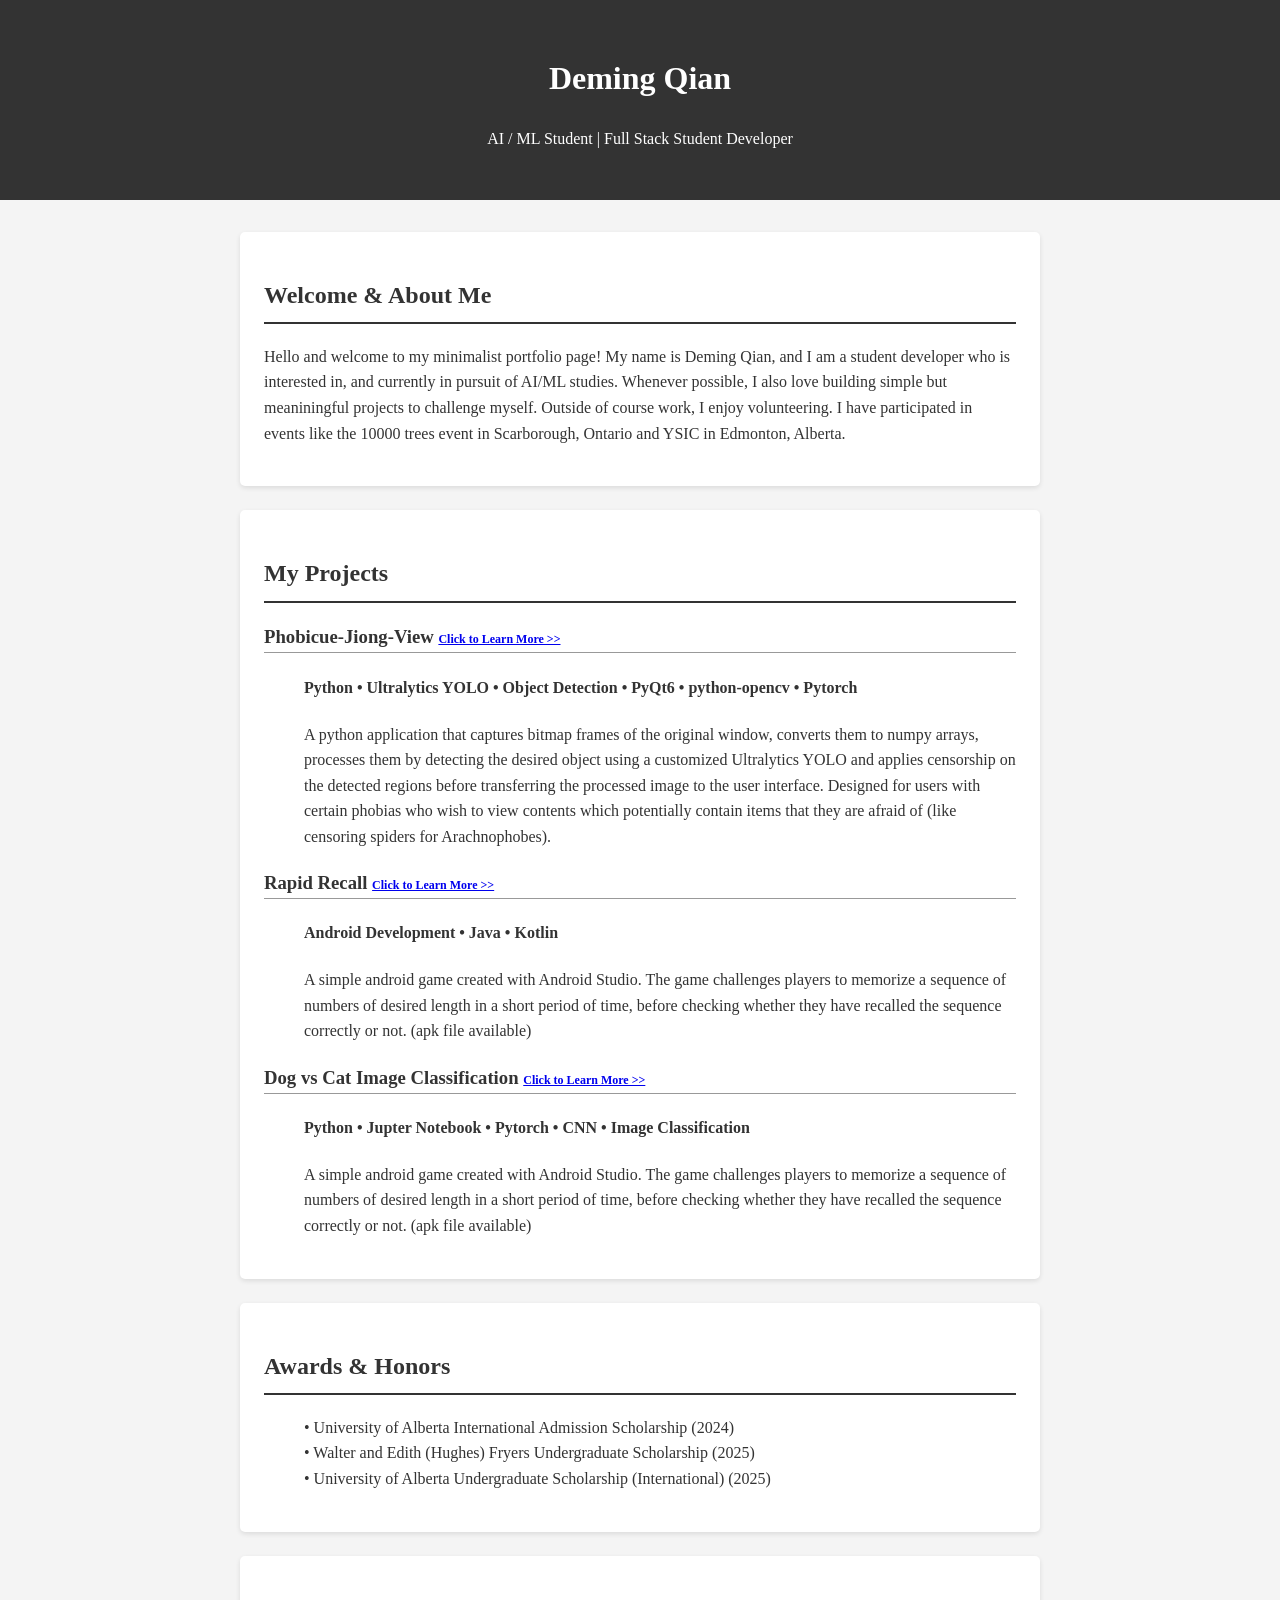
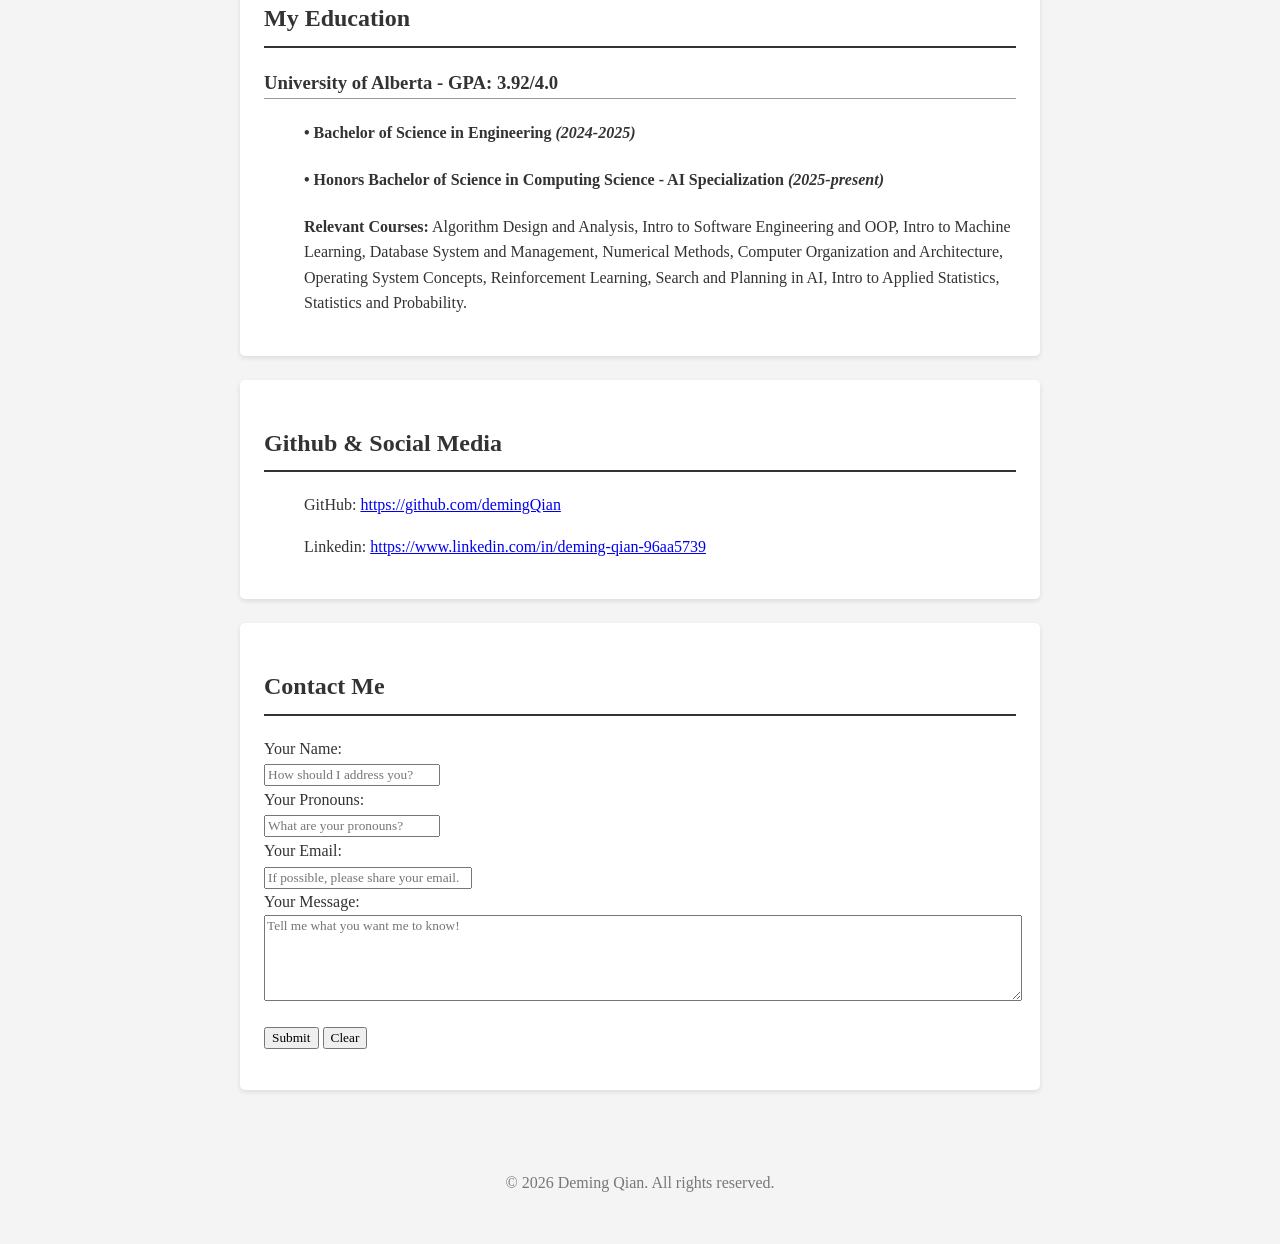
<file: index.html>
<!DOCTYPE html>
<html lang="en">
<head>
    <meta charset="UTF-8">
    <meta name="viewport" content="width=device-width, initial-scale=1.0">
    <title>demingQian</title>
    <link rel="stylesheet" href="styles.css">
<body>
    <header>
        <h1>Deming Qian</h1>
        <p>AI / ML Student | Full Stack Student Developer</p>
    </header>

    <div class="container">
        <section id="about">
            <h2>Welcome & About Me</h2>
            <p>Hello and welcome to my minimalist portfolio page! My name is Deming Qian, and I am a student developer who is interested in, and currently in pursuit of AI/ML studies. Whenever possible, I also love building simple but meaniningful projects to challenge myself. Outside of course work, I enjoy volunteering. I have participated in events like the 10000 trees event in Scarborough, Ontario and YSIC in Edmonton, Alberta.</p>
        </section>

        <section id="projects">
            <h2>My Projects</h2>
            <div class="project">
                <h3>Phobicue-Jiong-View <a class="link2project" href="project_demo/pjv.html">Click to Learn More >></a></h3>
                <div class="indented-detail">
                    <h4>Python &bull; Ultralytics YOLO &bull; Object Detection &bull; PyQt6 &bull; python-opencv &bull; Pytorch</h4>
                    <p>A python application that captures bitmap frames of the original window, converts them to numpy arrays, processes them by detecting the desired object using a customized Ultralytics YOLO and applies censorship on the detected regions before transferring the processed image to the user interface. Designed for users with certain phobias who wish to view contents which potentially contain items that they are afraid of (like censoring spiders for Arachnophobes).</p>
                </div>
            </div>
            <div class="project">
                <h3>Rapid Recall <a class="link2project" href="project_demo/rr.html">Click to Learn More >></a></h3>
                <div class="indented-detail">
                    <h4>Android Development &bull; Java &bull; Kotlin</h4>
                    <p>A simple android game created with Android Studio. The game challenges players to memorize a sequence of numbers of desired length in a short period of time, before checking whether they have recalled the sequence correctly or not. (apk file available)</p>
                </div>
            </div>
            <div class="project">
                <h3>Dog vs Cat Image Classification <a class="link2project" href="project_demo/cdic.html">Click to Learn More >></a></h3>
                <div class="indented-detail">
                    <h4>Python &bull; Jupter Notebook &bull; Pytorch &bull; CNN &bull; Image Classification</h4>
                    <p>A simple android game created with Android Studio. The game challenges players to memorize a sequence of numbers of desired length in a short period of time, before checking whether they have recalled the sequence correctly or not. (apk file available)</p>
                </div>
            </div>
        </section>

        <section id="awards">
            <h2>Awards & Honors</h2>
            <div class="indented-detail">
                <p>&bull; University of Alberta International Admission Scholarship (2024)<br>
                &bull; Walter and Edith (Hughes) Fryers Undergraduate Scholarship (2025)<br>
                &bull; University of Alberta Undergraduate Scholarship (International) (2025)
                </p>
            </div>
        </section>

        <section id="educations">
            <h2>My Education</h2>
            <div class="education">
                <h3>University of Alberta - <b>GPA: 3.92/4.0</b></h3>
                <div class="indented-detail">
                    <h4>&bull; Bachelor of Science in Engineering <i>(2024-2025)</i></h4>
                    <h4>&bull; Honors Bachelor of Science in Computing Science - AI Specialization <i>(2025-present)</i></h4>
                    <p><b>Relevant Courses:</b> Algorithm Design and Analysis, Intro to Software Engineering and OOP, Intro to Machine Learning, Database System and Management, Numerical Methods, Computer Organization and Architecture, Operating System Concepts, Reinforcement Learning, Search and Planning in AI, Intro to Applied Statistics, Statistics and Probability.</p>
                </div>
            </div>
        </section>

        <section id="links">
            <h2>Github & Social Media</h2>
            <div class="indented-detail">
                <p>GitHub: <a href="https://github.com/demingQian" target="_blank">https://github.com/demingQian</a>
                <p>Linkedin: <a href="https://www.linkedin.com/in/deming-qian-96aa57391" target="_blank">https://www.linkedin.com/in/deming-qian-96aa5739</a></p>
            </div>
        </section>

        <section id="contact">
            <h2>Contact Me</h2>
            <form action="https://formspree.io/f/xvkgwnvn" method="POST">
                <p>
                    <label for="name">Your Name:</label>
                    <br>
                    <input type="text" id="name" name="name" placeholder="How should I address you?" required>
                    <br>
                    <label for="pronouns">Your Pronouns:</label>
                    <br>
                    <input type="text" id="pronouns" name="pronouns" placeholder="What are your pronouns?">
                    <br>
                    <label for="email">Your Email:</label>
                    <br>
                    <input type="text" id="email" name="email" style="width: 200px;" placeholder="If possible, please share your email.">
                    <br>
                    <label for="msg">Your Message:</label>
                    <br>
                    <textarea rows="5" type="text" id="msg" name="msg" placeholder="Tell me what you want me to know!" required></textarea>
                </p>
                <p>
                    <button type="submit">Submit</button>
                    <button type="reset">Clear</button>
                </p>
            </form>
        </section>
    </div>

    <footer>
        <p>&copy; 2026 Deming Qian. All rights reserved.</p>
    </footer>
</body>
</html>
</file>
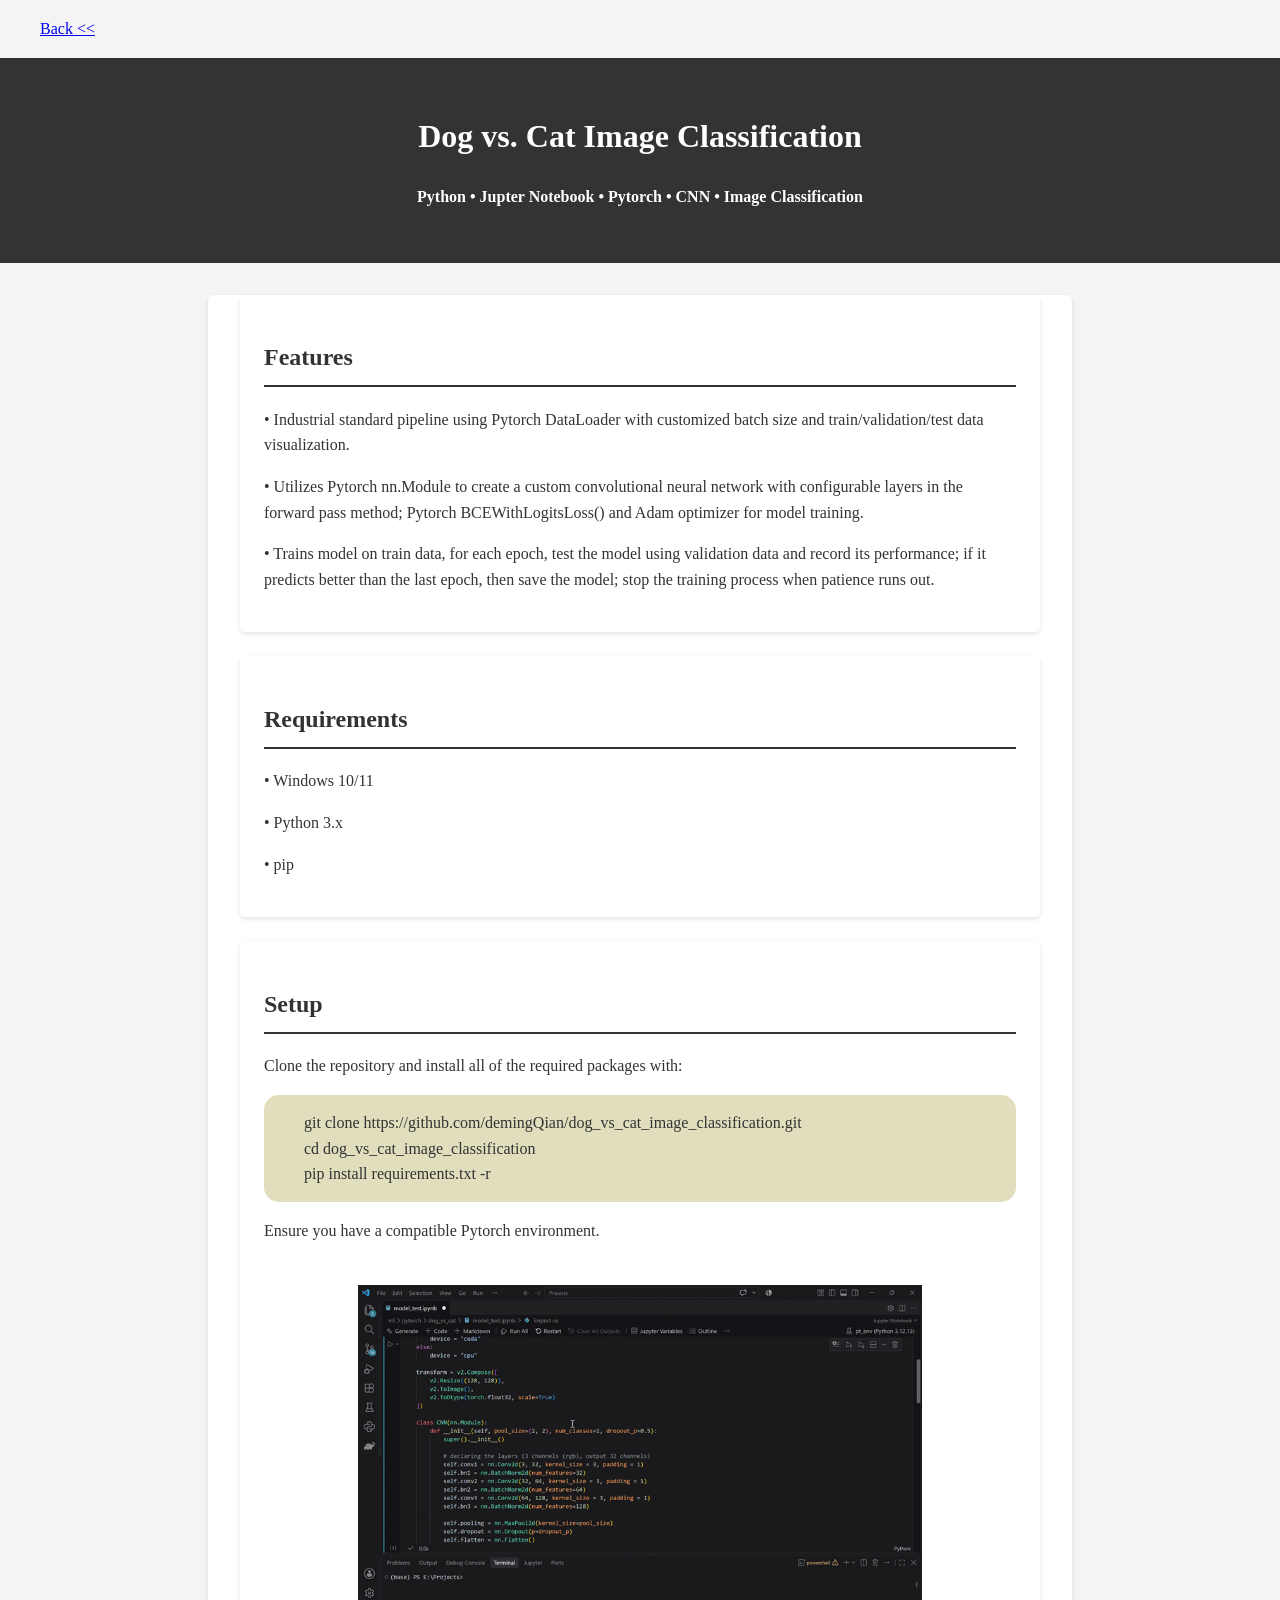
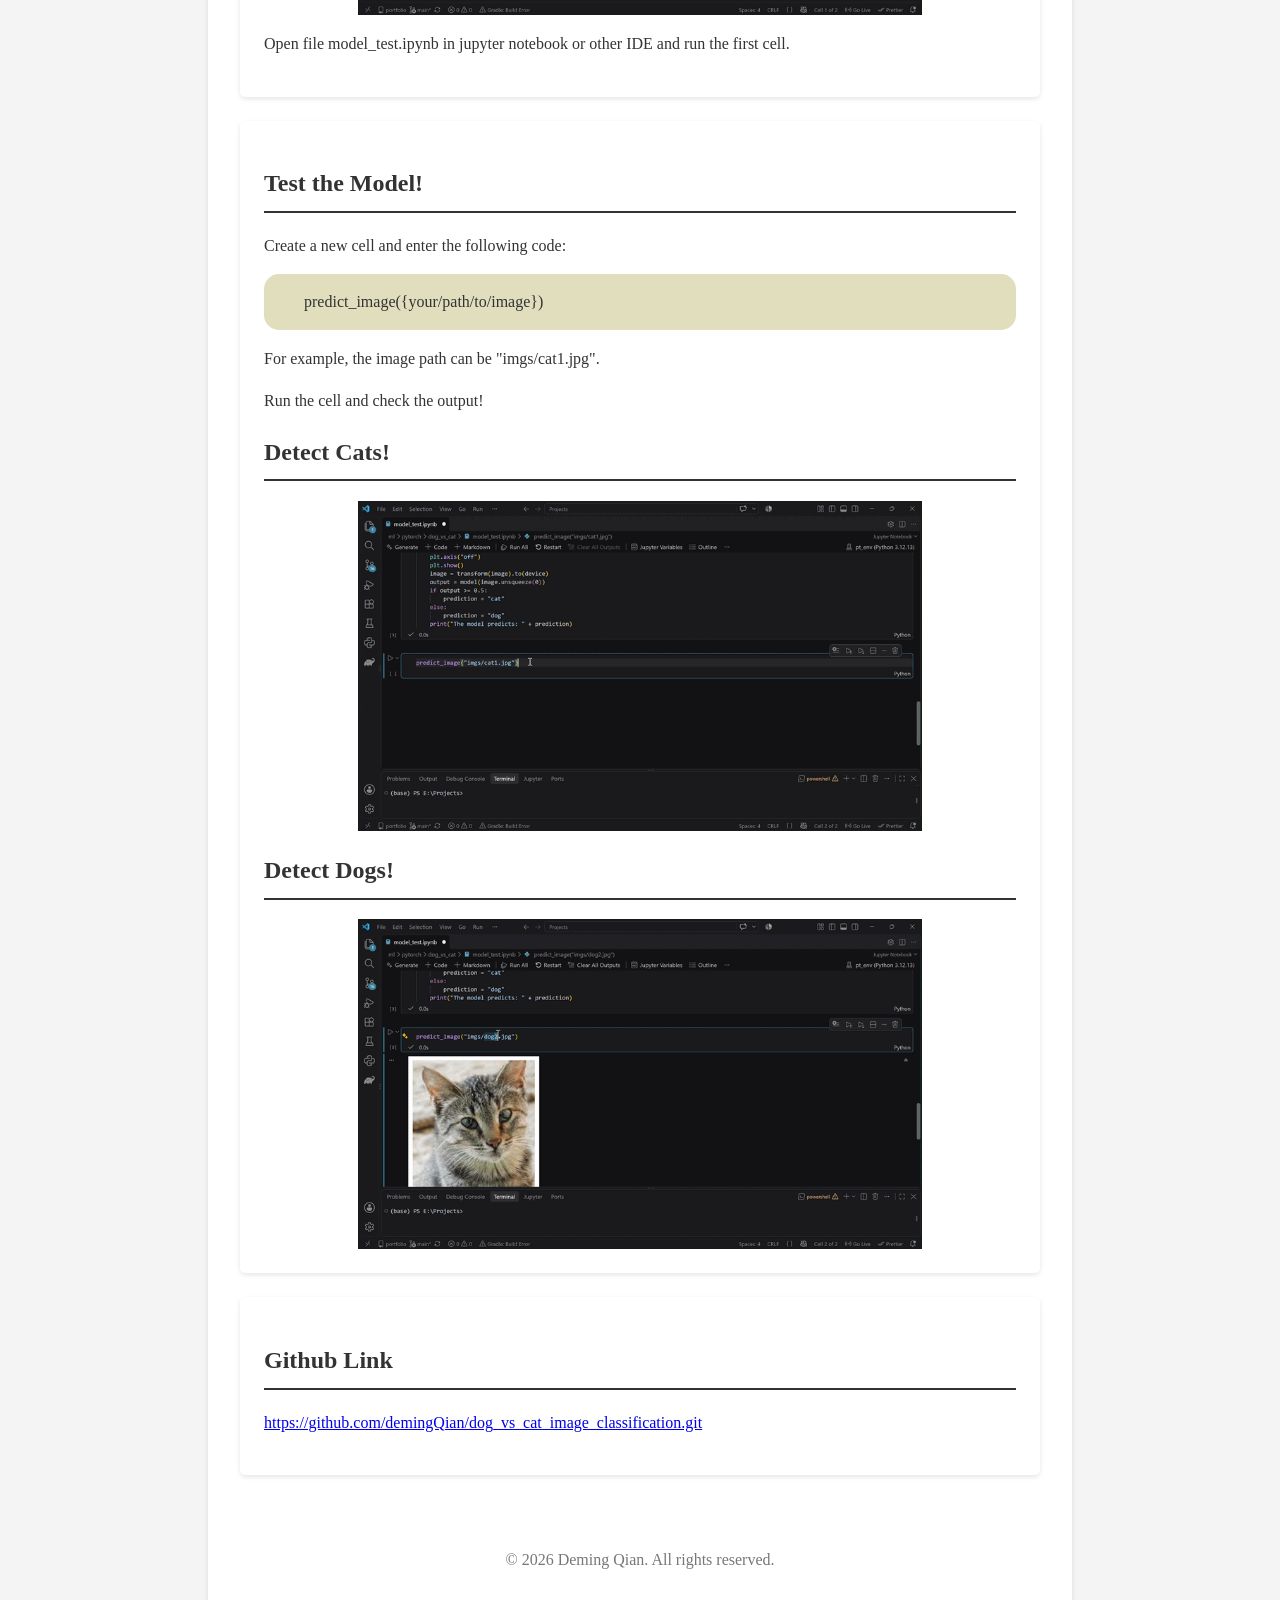
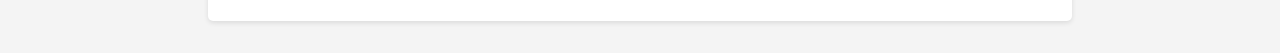
<file: project_demo/cdic.html>
<!DOCTYPE html>
<html lang="en">
<head>
    <meta charset="UTF-8">
    <meta name="viewport" content="width=device-width, initial-scale=1.0">
    <title>Dog-vs-Cat</title>
    <link rel="stylesheet" href="styles.css">
</head>
<body>
    <a href="../index.html"><p style="padding-left: 40px;">Back <<</p></a>
    <header>
        <h1>Dog vs. Cat Image Classification</h1>
        <h4>Python &bull; Jupter Notebook &bull; Pytorch &bull; CNN &bull; Image Classification</h4>
    </header>

    <section class="container">
        <section id="features">
            <h2>Features</h2>
            <p>&bull; Industrial standard pipeline using Pytorch DataLoader with customized batch size and train/validation/test data visualization.</p>
            <p>&bull; Utilizes Pytorch nn.Module to create a custom convolutional neural network with configurable layers in the forward pass method; Pytorch BCEWithLogitsLoss() and Adam optimizer for model training.</p>
            <p>&bull; Trains model on train data, for each epoch, test the model using validation data and record its performance; if it predicts better than the last epoch, then save the model; stop the training process when patience runs out.</p>
        </section>

        <section id="requirements">
            <h2>Requirements</h2>
            <p>&bull; Windows 10/11</p>
            <p>&bull; Python 3.x</p>
            <p>&bull; pip</p>
        </section>

        <section id="setup">
            <h2>Setup</h2>
            <p>Clone the repository and install all of the required packages with:</p>
<pre class="command-or-code"><code>git clone https://github.com/demingQian/dog_vs_cat_image_classification.git
cd dog_vs_cat_image_classification
pip install requirements.txt -r</code></pre>
            <p>Ensure you have a compatible Pytorch environment.</p>
            <br>
            <img src="demo_gifs/run_first_cell.gif" class="demo-gifs">
            <p>Open file model_test.ipynb in jupyter notebook or other IDE and run the first cell.</p>
        </section>

        <section id="test">
            <h2>Test the Model!</h2>
            <p>Create a new cell and enter the following code:</p>
<pre class="command-or-code"><code>predict_image({your/path/to/image})</code></pre>
            <p>For example, the image path can be "imgs/cat1.jpg".</p>
            <p>Run the cell and check the output!</p>

            <h2>Detect Cats!</h2>
            <img src="demo_gifs/predict_cats.gif" class="demo-gifs">

            <h2>Detect Dogs!</h2>
            <img src="demo_gifs/predict_dogs.gif" class="demo-gifs">
        </section>

        <section class="github-link">
            <h2>Github Link</h2>
            <a href="https://github.com/demingQian/dog_vs_cat_image_classification.git" target="_blank"><p>https://github.com/demingQian/dog_vs_cat_image_classification.git</p></a>
        </section>
    </div>

    <footer>
        <p>&copy; 2026 Deming Qian. All rights reserved.</p>
    </footer>
</body>
</html>
</file>
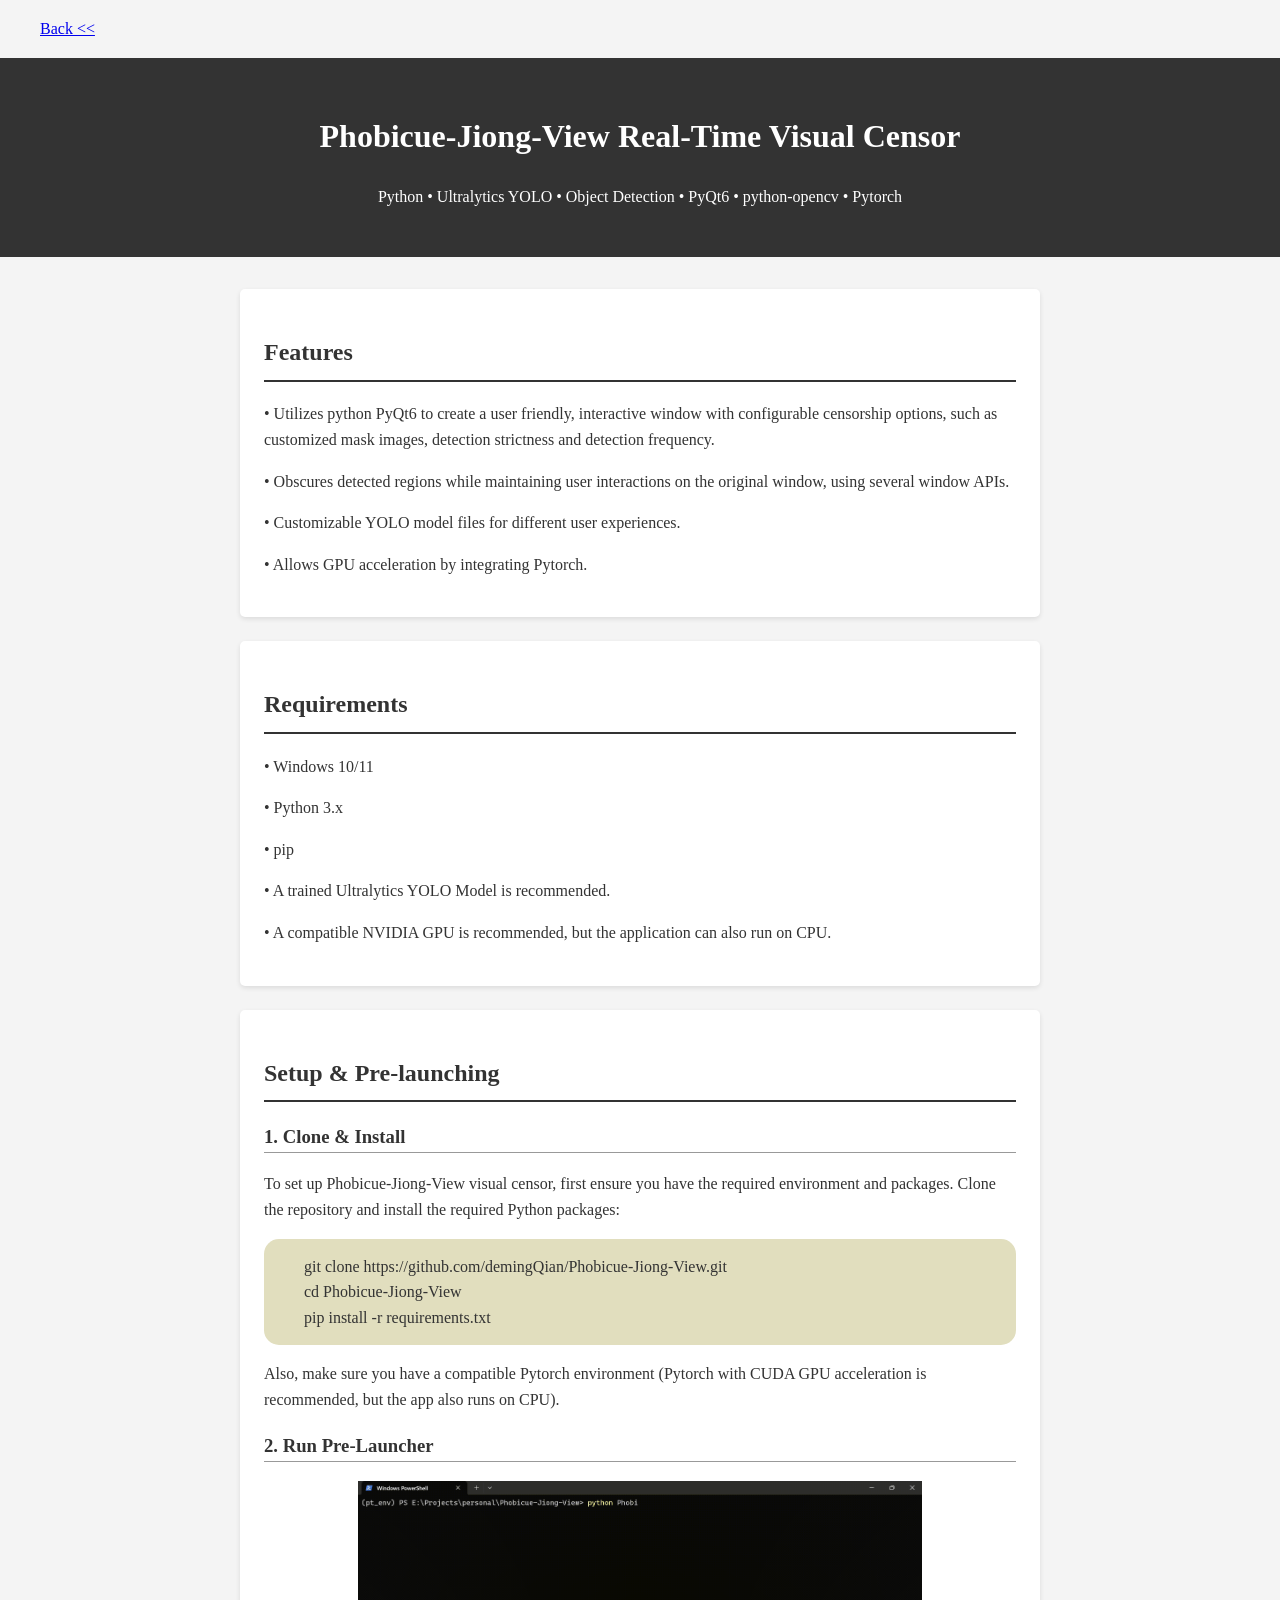
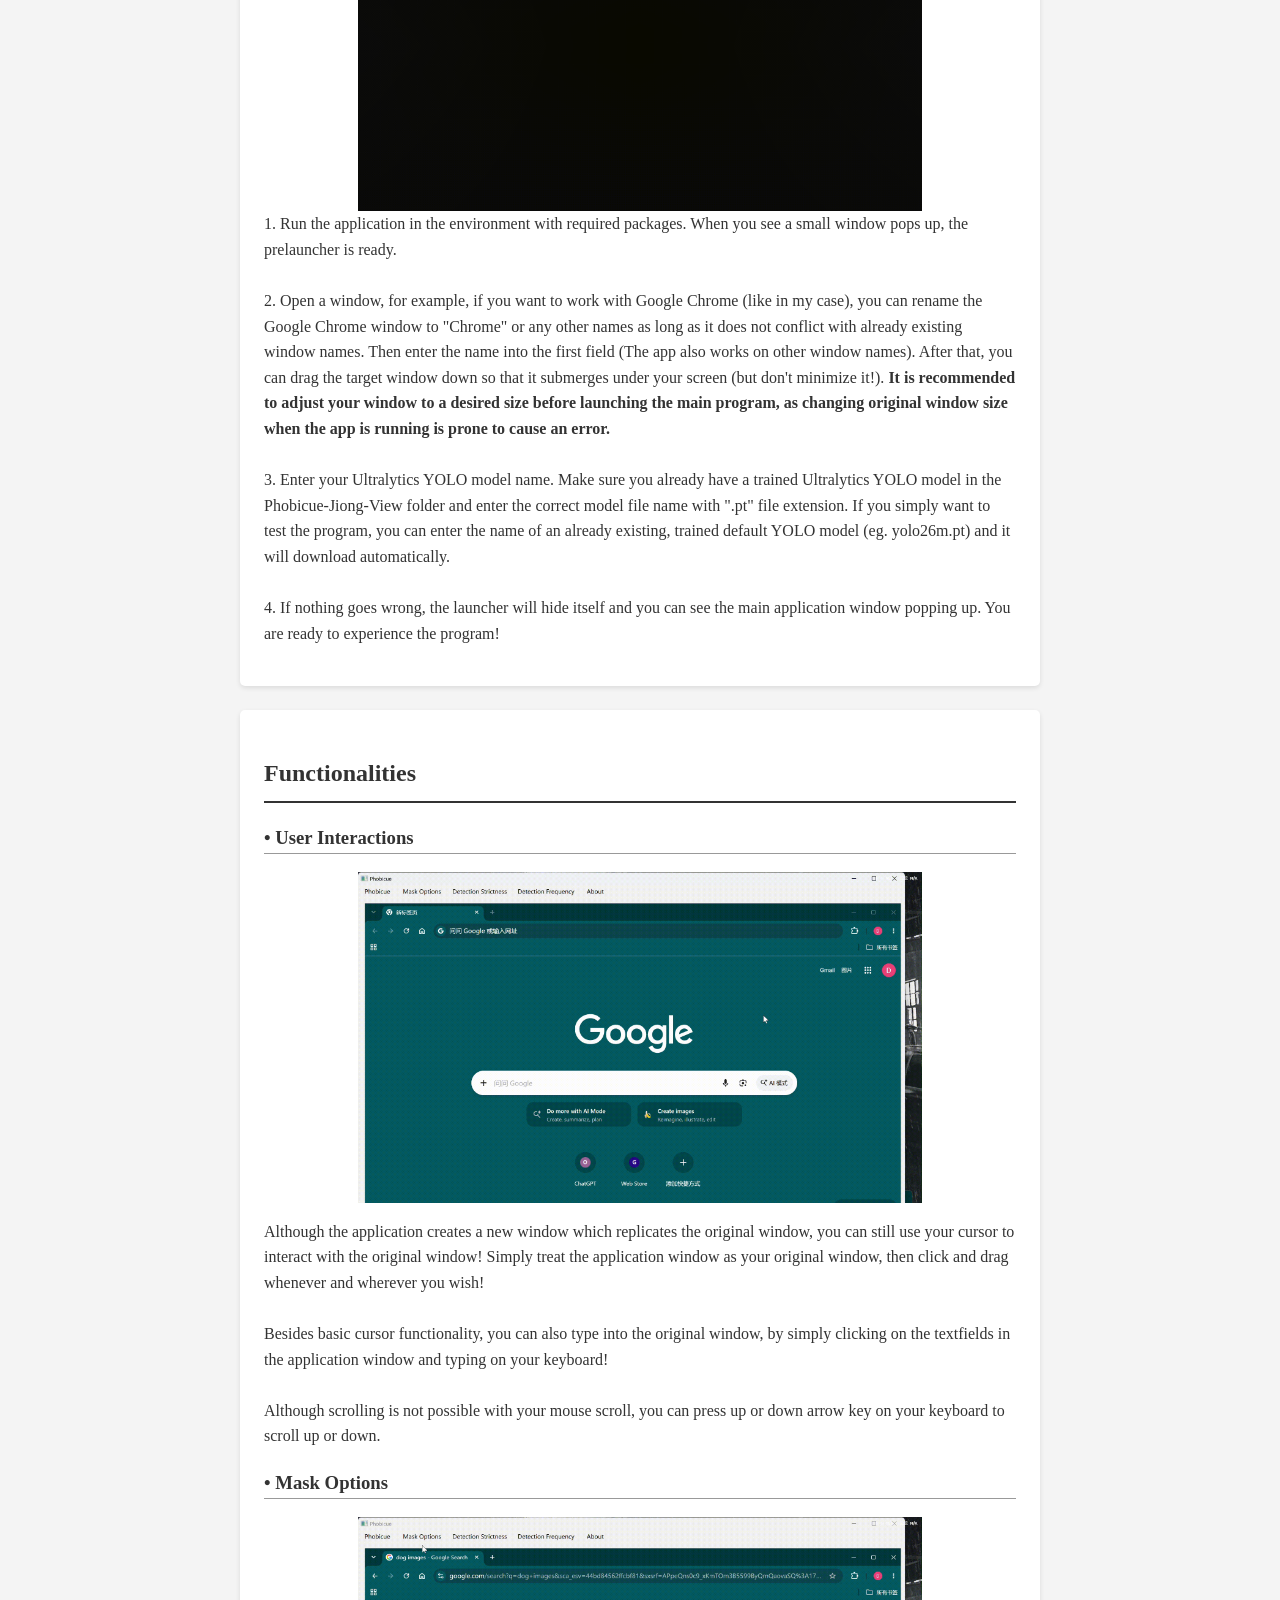
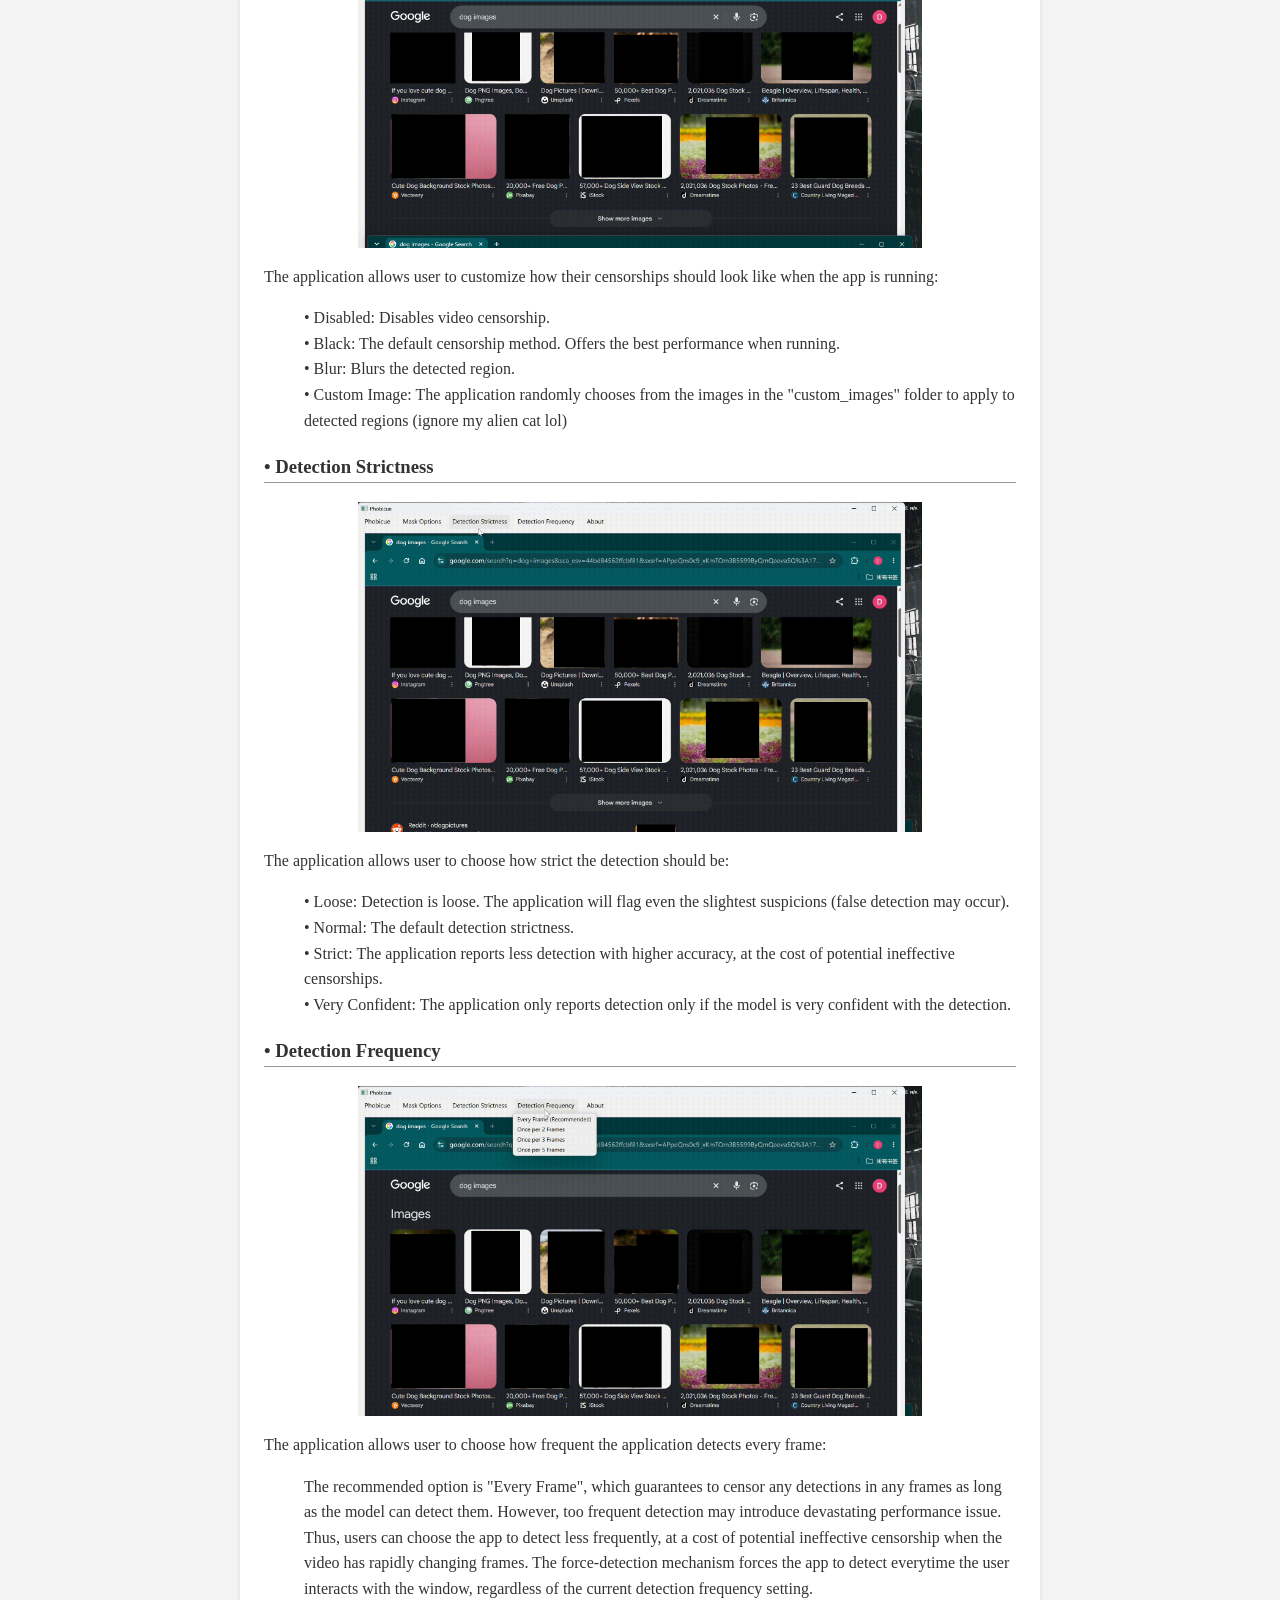
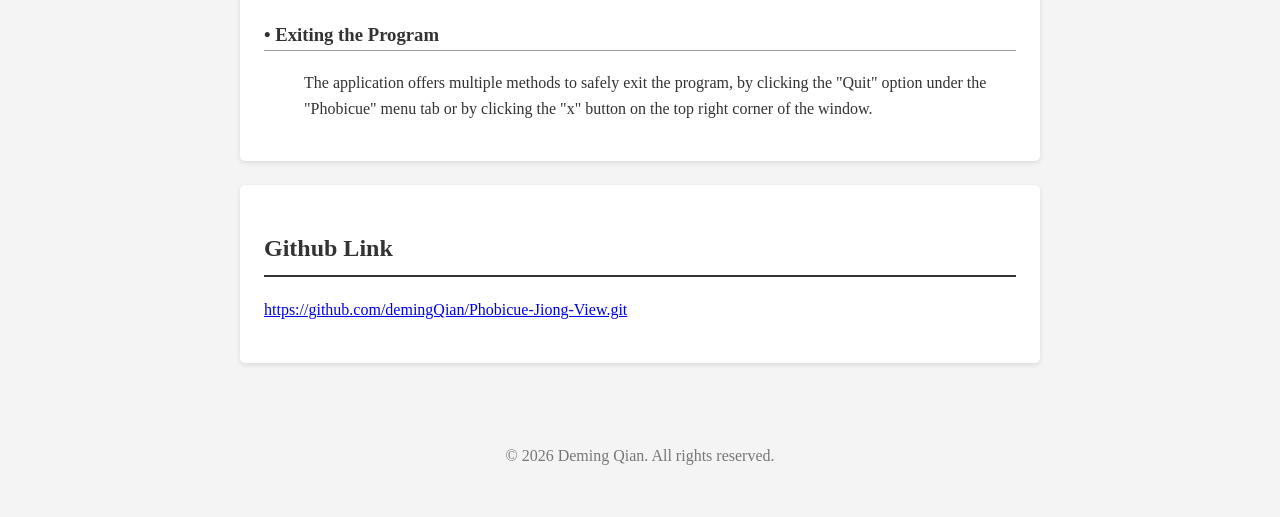
<file: project_demo/pjv.html>
<!DOCTYPE html>
<html lang="en">
<head>
    <meta charset="UTF-8">
    <meta name="viewport" content="width=device-width, initial-scale=1.0">
    <title>Phobicue-Jiong-View</title>
    <link rel="stylesheet" href="styles.css">
</head>
<body>
    <a href="../index.html"><p style="padding-left: 40px;">Back <<</p></a>
    <header>
        <h1>Phobicue-Jiong-View Real-Time Visual Censor</h1>
        <p>Python &bull; Ultralytics YOLO &bull; Object Detection &bull; PyQt6 &bull; python-opencv &bull; Pytorch</p>
    </header>

    <div class="container">
        <section id="features">
            <h2>Features</h2>
            <p>&bull; Utilizes python PyQt6 to create a user friendly, interactive window with configurable censorship options, such as customized mask images, detection strictness and detection frequency.</p>
            <p>&bull; Obscures detected regions while maintaining user interactions on the original window, using several window APIs.</p>
            <p>&bull; Customizable YOLO model files for different user experiences.</p>
            <p>&bull; Allows GPU acceleration by integrating Pytorch.</p>
        </section>

        <section id="requirements">
            <h2>Requirements</h2>
            <p>&bull; Windows 10/11</p>
            <p>&bull; Python 3.x</p>
            <p>&bull; pip</p>
            <p>&bull; A trained Ultralytics YOLO Model is recommended.</p>
            <p>&bull; A compatible NVIDIA GPU is recommended, but the application can also run on CPU.</p>
        </section>

        <section id="setup">
            <h2>Setup & Pre-launching</h2>
            <h3>1. Clone & Install</h3>
            <p>To set up Phobicue-Jiong-View visual censor, first ensure you have the required environment and packages. Clone the repository and install the required Python packages:
<pre class="command-or-code"><code>git clone https://github.com/demingQian/Phobicue-Jiong-View.git
cd Phobicue-Jiong-View
pip install -r requirements.txt</code></pre>
            Also, make sure you have a compatible Pytorch environment (Pytorch with CUDA GPU acceleration is recommended, but the app also runs on CPU).
            </p>
            <h3>2. Run Pre-Launcher</h3>
            <img src="demo_gifs/pjv_setup.gif" class="demo-gifs" alt="Setup Phobicue-Jiong-View">
            1. Run the application in the environment with required packages. When you see a small window pops up, the prelauncher is ready.<br><br>2. Open a window, for example, if you want to work with Google Chrome (like in my case), you can rename the Google Chrome window to "Chrome" or any other names as long as it does not conflict with already existing window names. Then enter the name into the first field (The app also works on other window names). After that, you can drag the target window down so that it submerges under your screen (but don't minimize it!). <b>It is recommended to adjust your window to a desired size before launching the main program, as changing original window size when the app is running is prone to cause an error.</b><br><br>3. Enter your Ultralytics YOLO model name. Make sure you already have a trained Ultralytics YOLO model in the Phobicue-Jiong-View folder and enter the correct model file name with ".pt" file extension. If you simply want to test the program, you can enter the name of an already existing, trained default YOLO model (eg. yolo26m.pt) and it will download automatically.<br><br>4. If nothing goes wrong, the launcher will hide itself and you can see the main application window popping up. You are ready to experience the program!</p>
        </section>

        <section id="functionality">
            <h2>Functionalities</h2>
            <h3>&bull; User Interactions</h3>
            <img src="demo_gifs/user_interaction.gif" class="demo-gifs" alt="Phobicue-Jiong-View User Interactions">
            <p>Although the application creates a new window which replicates the original window, you can still use your cursor to interact with the original window! Simply treat the application window as your original window, then click and drag whenever and wherever you wish!<br><br>Besides basic cursor functionality, you can also type into the original window, by simply clicking on the textfields in the application window and typing on your keyboard!<br><br>Although scrolling is not possible with your mouse scroll, you can press up or down arrow key on your keyboard to scroll up or down.</p>
            <h3>&bull; Mask Options</h3>
            <img src="demo_gifs/mask_options.gif" class="demo-gifs" alt="Phobicue-Jiong-View Mask Options">
            <p>The application allows user to customize how their censorships should look like when the app is running:</p>
            <p class="indented-detail">&bull; Disabled: Disables video censorship.<br>
            &bull; Black: The default censorship method. Offers the best performance when running.<br>
            &bull; Blur: Blurs the detected region. <br>
            &bull; Custom Image: The application randomly chooses from the images in the "custom_images" folder to apply to detected regions (ignore my alien cat lol)
            </p>
            <h3>&bull; Detection Strictness</h3>
            <img src="demo_gifs/detection_strictness.gif" class="demo-gifs" alt="Phobicue-Jiong-View Detection Strictness">
            <p>The application allows user to choose how strict the detection should be:</p>
            <p class="indented-detail">&bull; Loose: Detection is loose. The application will flag even the slightest suspicions (false detection may occur).<br>
            &bull; Normal: The default detection strictness.<br>
            &bull; Strict: The application reports less detection with higher accuracy, at the cost of potential ineffective censorships.<br>
            &bull; Very Confident: The application only reports detection only if the model is very confident with the detection.
            </p>
            <h3>&bull; Detection Frequency</h3>
            <img src="demo_gifs/detection_frequency.gif" class="demo-gifs" alt="Phobicue-Jiong-View Detection Frequency">
            <p>The application allows user to choose how frequent the application detects every frame:</p>
            <p class="indented-detail">The recommended option is "Every Frame", which guarantees to censor any detections in any frames as long as the model can detect them. However, too frequent detection may introduce devastating performance issue. Thus, users can choose the app to detect less frequently, at a cost of potential ineffective censorship when the video has rapidly changing frames. The force-detection mechanism forces the app to detect everytime the user interacts with the window, regardless of the current detection frequency setting.</p>
            <h3>&bull; Exiting the Program</h3>
            <p class="indented-detail">The application offers multiple methods to safely exit the program, by clicking the "Quit" option under the "Phobicue" menu tab or by clicking the "x" button on the top right corner of the window.</p>
        </section>

        <section class="github-link">
            <h2>Github Link</h2>
            <a href="https://github.com/demingQian/Phobicue-Jiong-View.git"  target="_blank"><p>https://github.com/demingQian/Phobicue-Jiong-View.git</p></a>
        </section>
    </div>

    <footer>
        <p>&copy; 2026 Deming Qian. All rights reserved.</p>
    </footer>
</body>
</html>
</file>
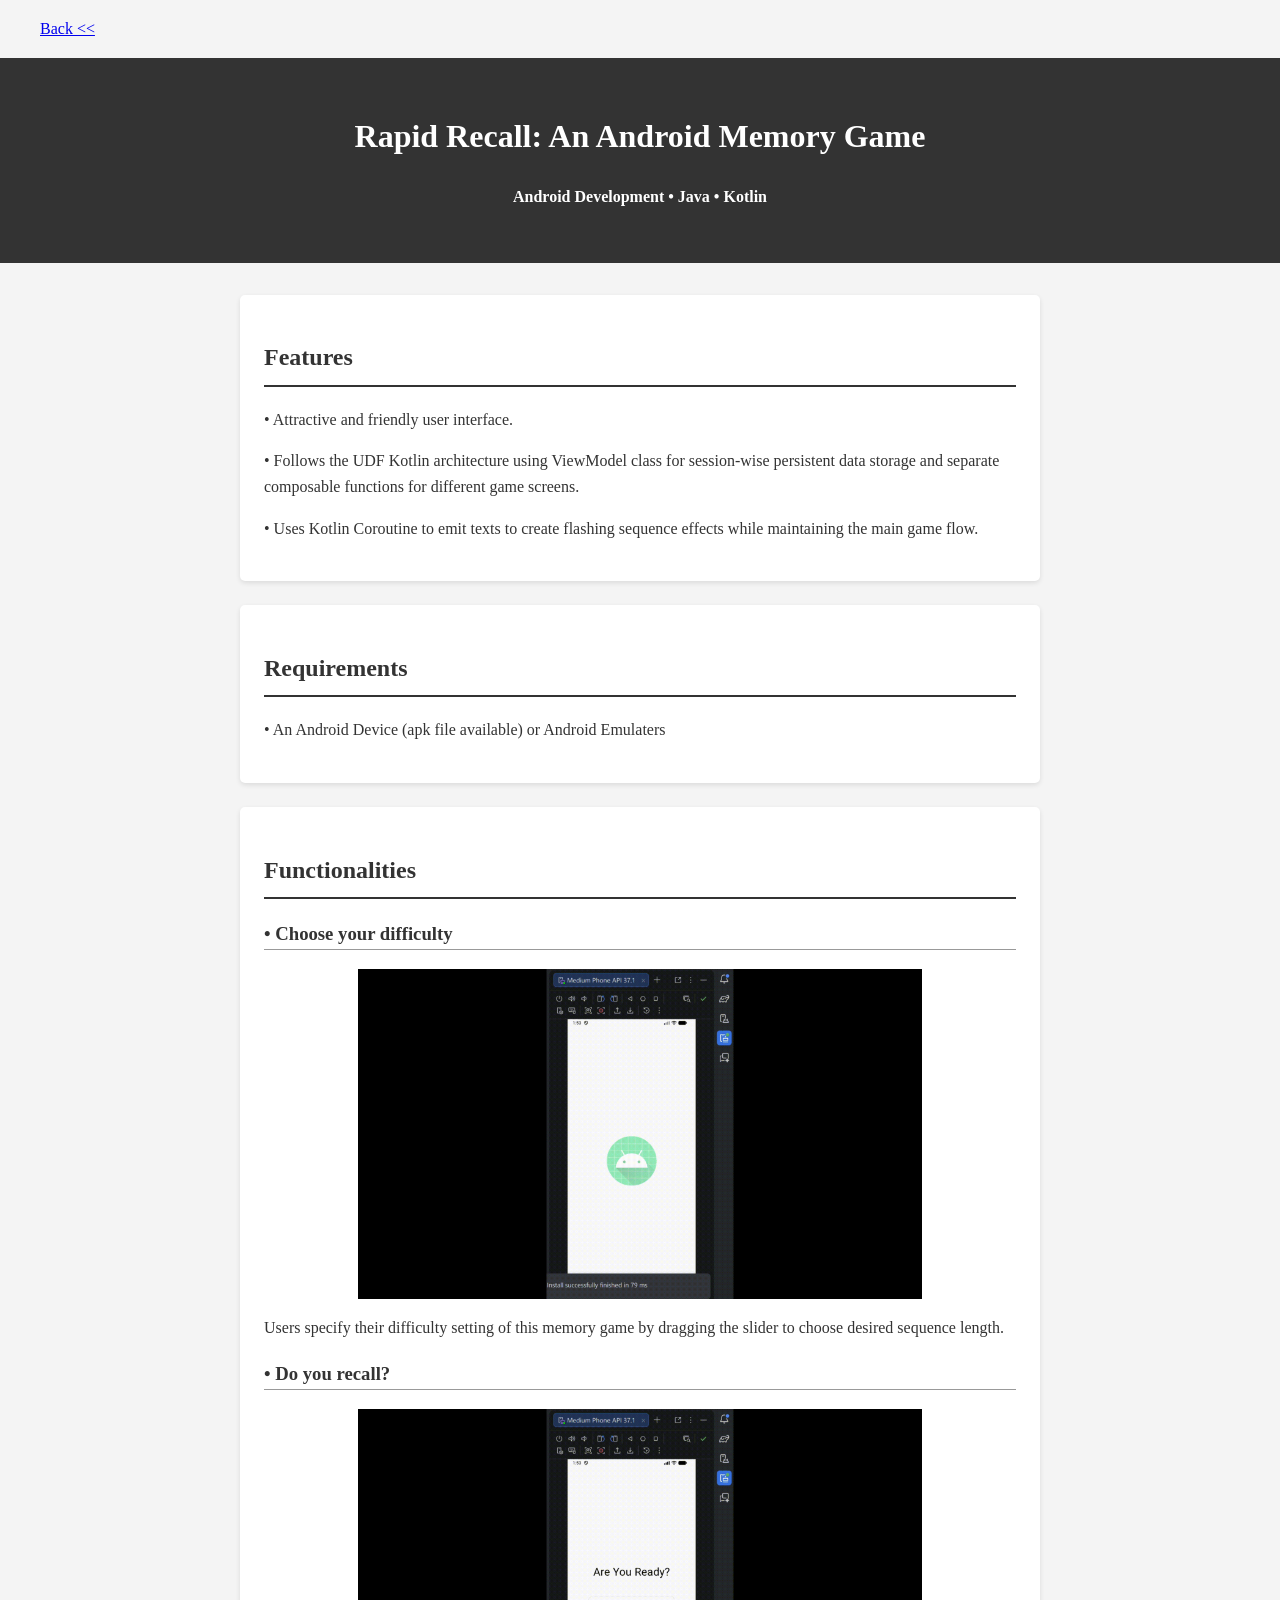
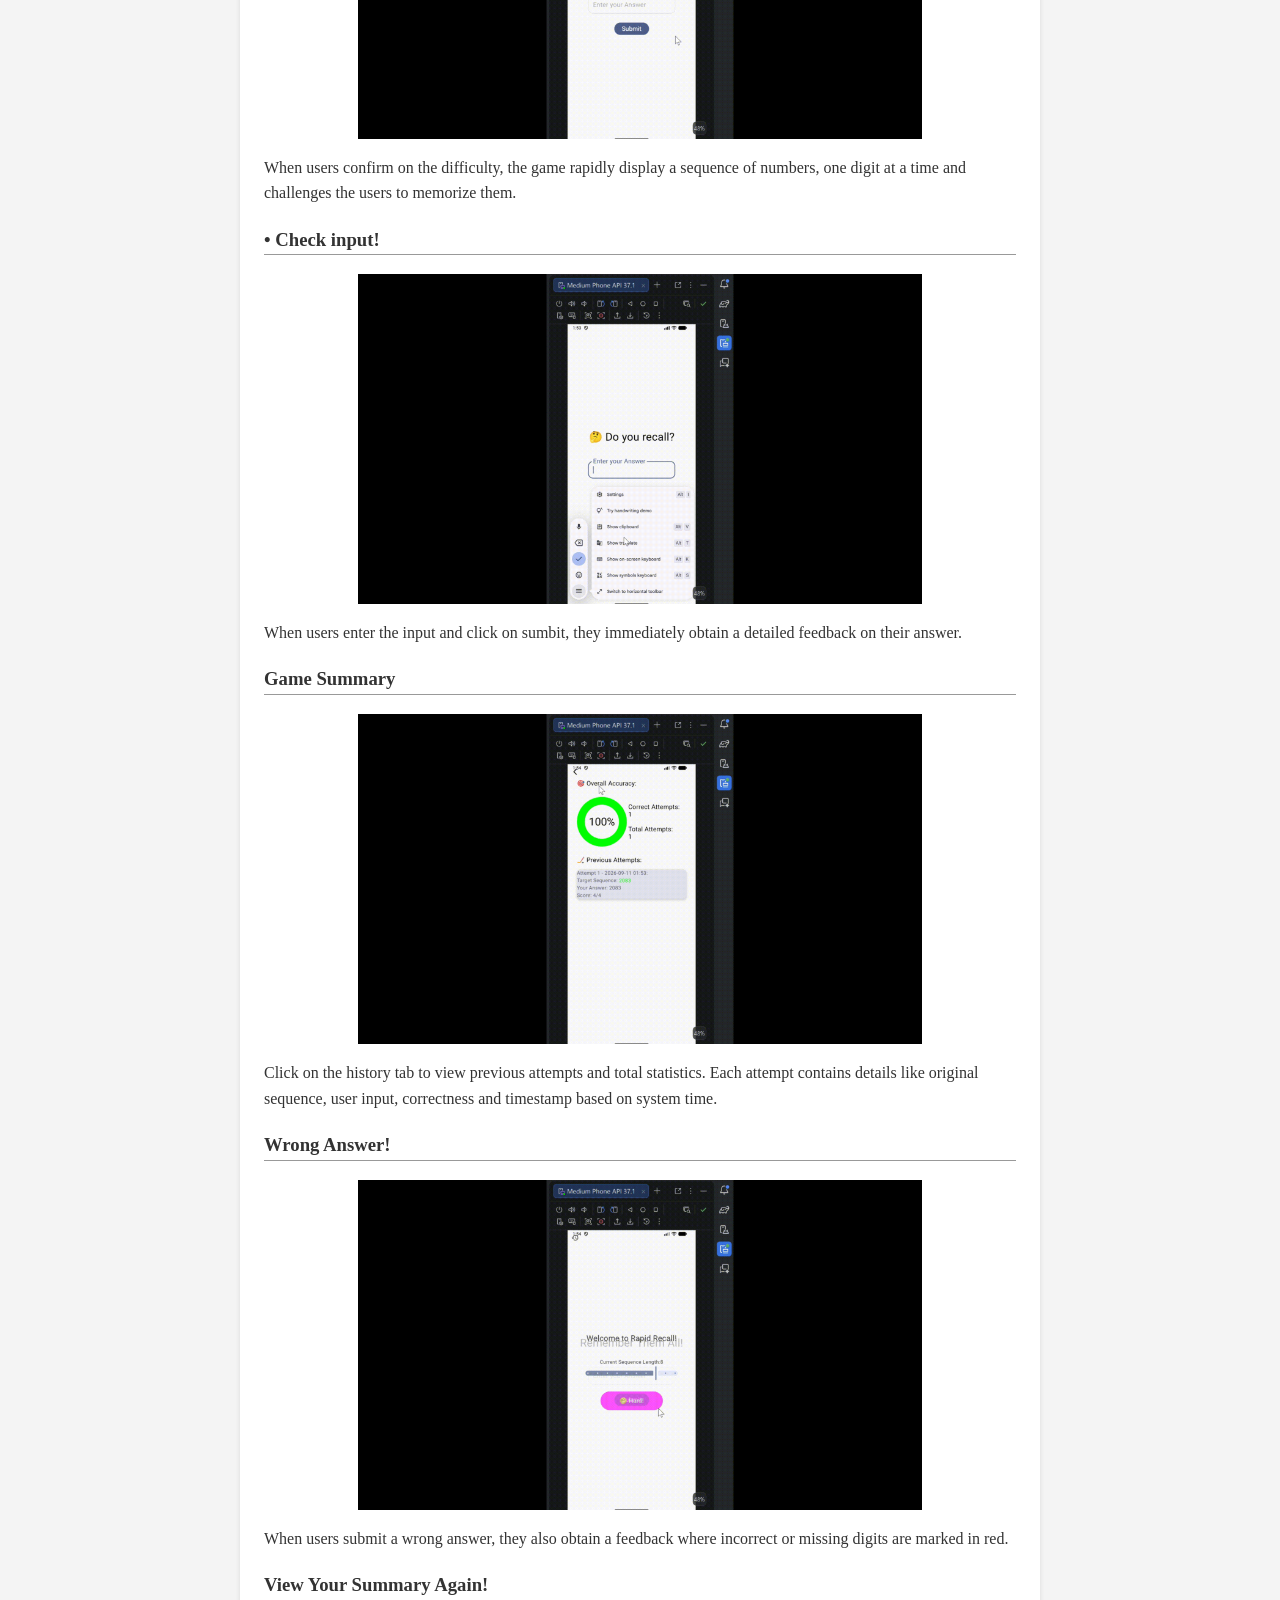
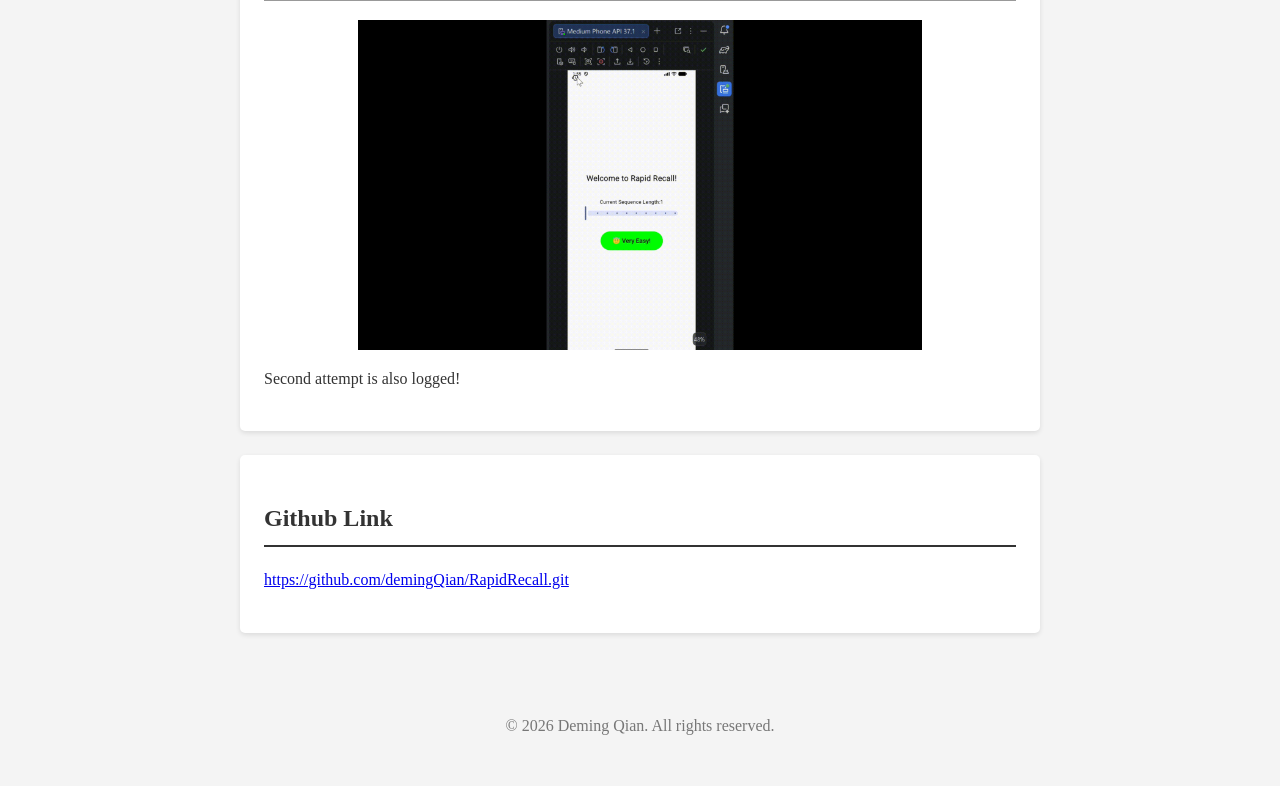
<file: project_demo/rr.html>
<!DOCTYPE html>
<html lang="en">
<head>
    <meta charset="UTF-8">
    <meta name="viewport" content="width=device-width, initial-scale=1.0">
    <title>Rapid-Recall</title>
    <link rel="stylesheet" href="styles.css">
</head>
<body>
    <a href="../index.html"><p style="padding-left: 40px;">Back <<</p></a>
    <header>
        <h1>Rapid Recall: An Android Memory Game</h1>
        <h4>Android Development &bull; Java &bull; Kotlin</h4>
    </header>

    <div class="container">
        <section id="features">
            <h2>Features</h2>
            <p>&bull; Attractive and friendly user interface.</p>
            <p>&bull; Follows the UDF Kotlin architecture using ViewModel class for session-wise persistent data storage and separate composable functions for different game screens.</p>
            <p>&bull; Uses Kotlin Coroutine to emit texts to create flashing sequence effects while maintaining the main game flow.</p>
        </section>

        <section id="requirements">
            <h2>Requirements</h2>
            <p>&bull; An Android Device (apk file available) or Android Emulaters</p>
        </section>

        <section id="functionality">
            <h2>Functionalities</h2>
            <h3>&bull; Choose your difficulty</h3>
            <img src="demo_gifs/rr_slider.gif" class="demo-gifs" alt="Rapid Recall Difficulty Slider">
            <p>Users specify their difficulty setting of this memory game by dragging the slider to choose desired sequence length.</p>
            <h3>&bull; Do you recall?</h3>
            <img src="demo_gifs/flashing_sequence.gif" class="demo-gifs" alt="Rapid Recall Flashing Sequence">
            <p>When users confirm on the difficulty, the game rapidly display a sequence of numbers, one digit at a time and challenges the users to memorize them.</p>
            <h3>&bull; Check input!</h3>
            <img src="demo_gifs/inputsequence.gif" class="demo-gifs" alt="Rapid Recall Input Answer">
            <p>When users enter the input and click on sumbit, they immediately obtain a detailed feedback on their answer.</p>
            <h3>Game Summary</h3>
            <img src="demo_gifs/view_summary.gif" class="demo-gifs" alt="Rapid Recall Game Summary">
            <p>Click on the history tab to view previous attempts and total statistics. Each attempt contains details like original sequence, user input, correctness and timestamp based on system time.</p>
            <h3>Wrong Answer!</h3>
            <img src="demo_gifs/bad_input.gif" class="demo-gifs" alt="Rapid Recall Wrong Answer">
            <p>When users submit a wrong answer, they also obtain a feedback where incorrect or missing digits are marked in red.</p>
            <h3>View Your Summary Again!</h3>
            <img src="demo_gifs/view_summary_again.gif" class="demo-gifs" alt="Rapid Recall Game Summary 2">
            <p>Second attempt is also logged!</p>
        </section>

        <section class="github-link">
            <h2>Github Link</h2>
            <a href="https://github.com/demingQian/RapidRecall.git" target="_blank"><p>https://github.com/demingQian/RapidRecall.git</p></a>
        </section>
    </div>

    <footer>
        <p>&copy; 2026 Deming Qian. All rights reserved.</p>
    </footer>
</body>
</html>
</file>
<file: styles.css>
* {
  font-family: "Times New Roman", Times, serif;
}
body {
    font-family: Arial, sans-serif;
    line-height: 1.6;
    margin: 0;
    padding: 0;
    background-color: #f4f4f4;
    color: #333;
}
header {
    background: #333;
    color: #fff;
    padding: 2rem;
    text-align: center;
}
.container {
    max-width: 800px;
    margin: 2rem auto;
    padding: 0 2rem;
}
section {
    background: #fff;
    padding: 1.5rem;
    margin-bottom: 1.5rem;
    border-radius: 5px;
    box-shadow: 0 2px 5px rgba(0,0,0,0.1);
}
h2 {
    color: #333;
    border-bottom: 2px solid #333;
    padding-bottom: 0.5rem;
}
h3 {
    color: #333;
    border-bottom: 1px solid #999999;
}
.project {
    margin-bottom: 1rem;
}
footer {
    text-align: center;
    padding: 2rem;
    color: #777;
}
.link2project {
    font-size: 0.75rem;
}
.indented-detail {
    padding-left: 40px;
}
textarea {
  width: 100%;
  margin: 0 auto;
}
</file>
<file: project_demo/styles.css>
* {
  font-family: "Times New Roman", Times, serif;
}
body {
    line-height: 1.6;
    margin: 0;
    padding: 0;
    background-color: #f4f4f4;
    color: #333;
}
header {
    background: #333;
    color: #fff;
    padding: 2rem;
    text-align: center;
}
.container {
    max-width: 800px;
    margin: 2rem auto;
    padding: 0 2rem;
}
section {
    background: #fff;
    padding: 1.5rem;
    margin-bottom: 1.5rem;
    border-radius: 5px;
    box-shadow: 0 2px 5px rgba(0,0,0,0.1);
}
h2 {
    color: #333;
    border-bottom: 2px solid #333;
    padding-bottom: 0.5rem;
}
h3 {
    color: #333;
    border-bottom: 1px solid #999999;
}
.project {
    margin-bottom: 1rem;
}
footer {
    text-align: center;
    padding: 2rem;
    color: #777;
}
.demo-gifs {
    display: block;
    margin-left: auto;
    margin-right: auto;
    width: 75%;
}
.command-or-code {
    display: flex;
    flex-wrap: nowrap;
    overflow-x: auto;
    overflow-y: hidden;
    padding: 15px 40px 15px 40px;
    border-radius: 15px;
    background-color: #e1debe;
}
.indented-detail {
    padding-left: 40px;
}
</file>
